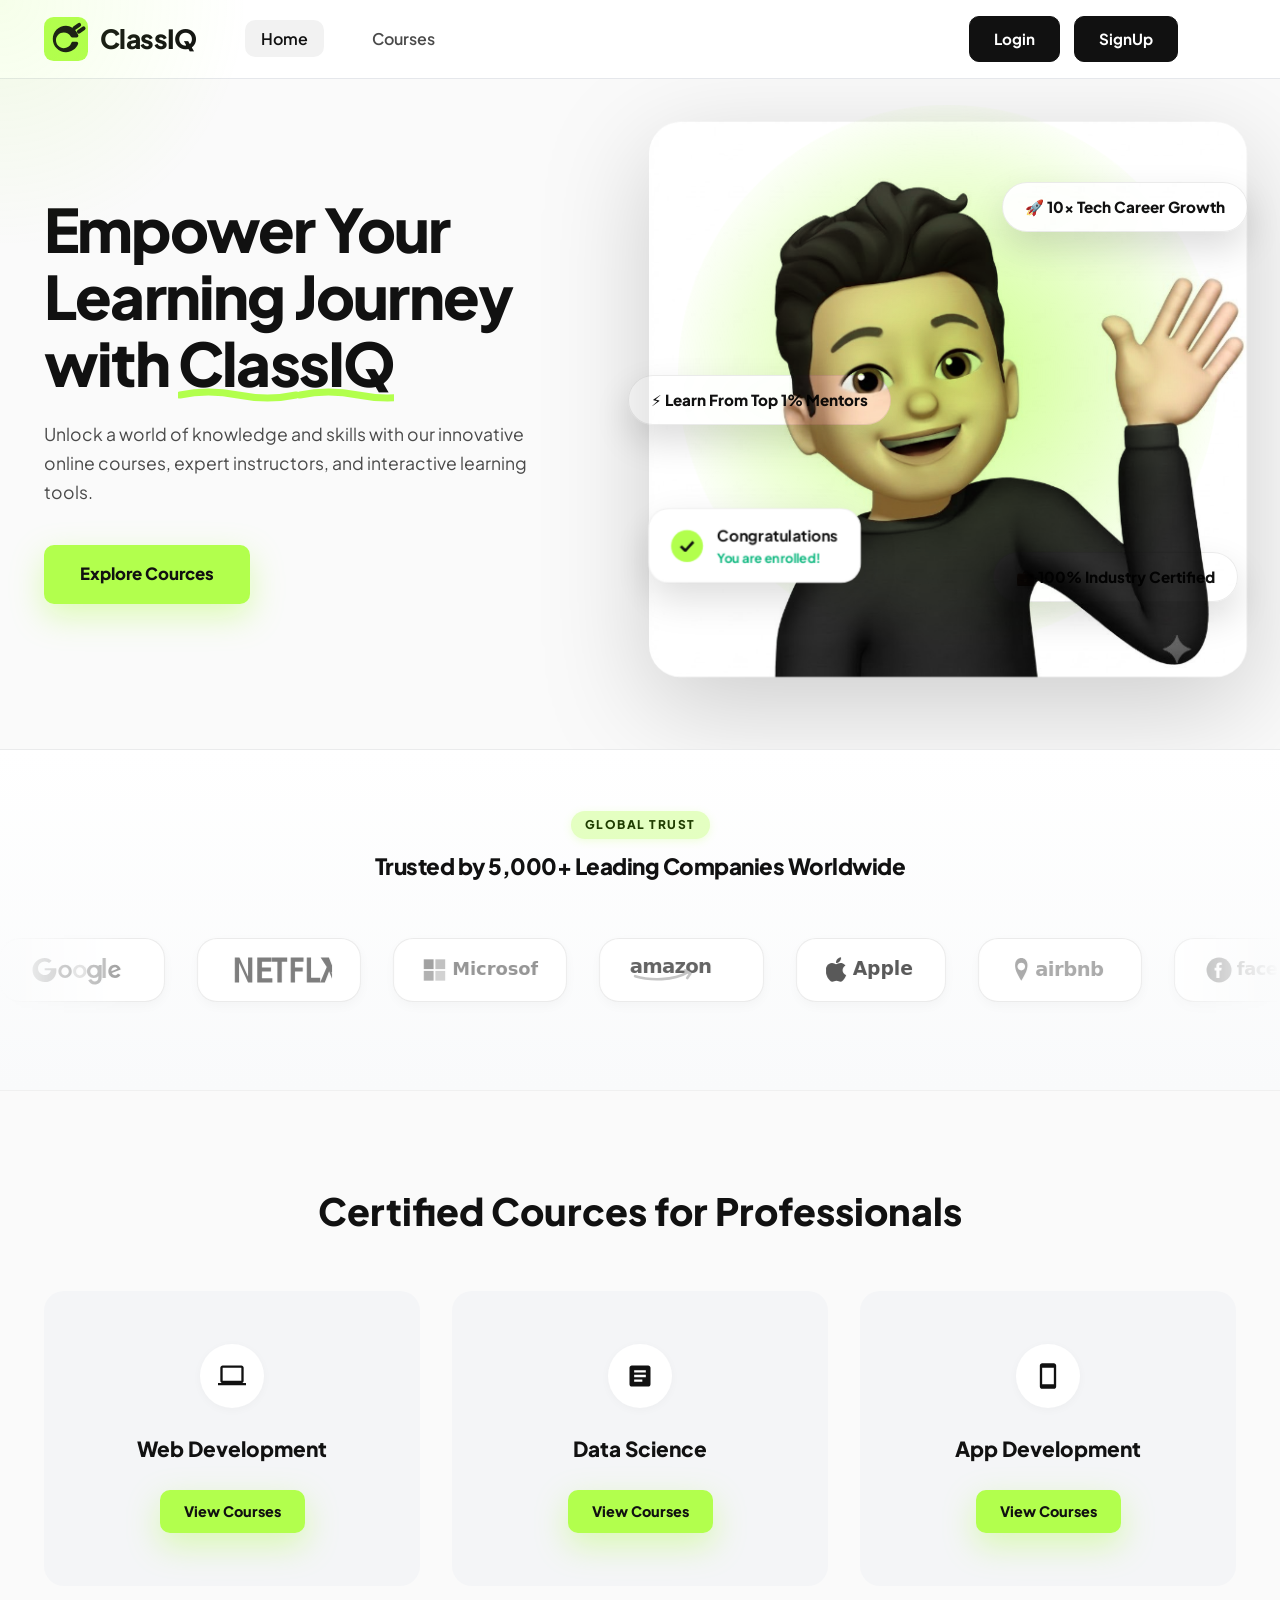
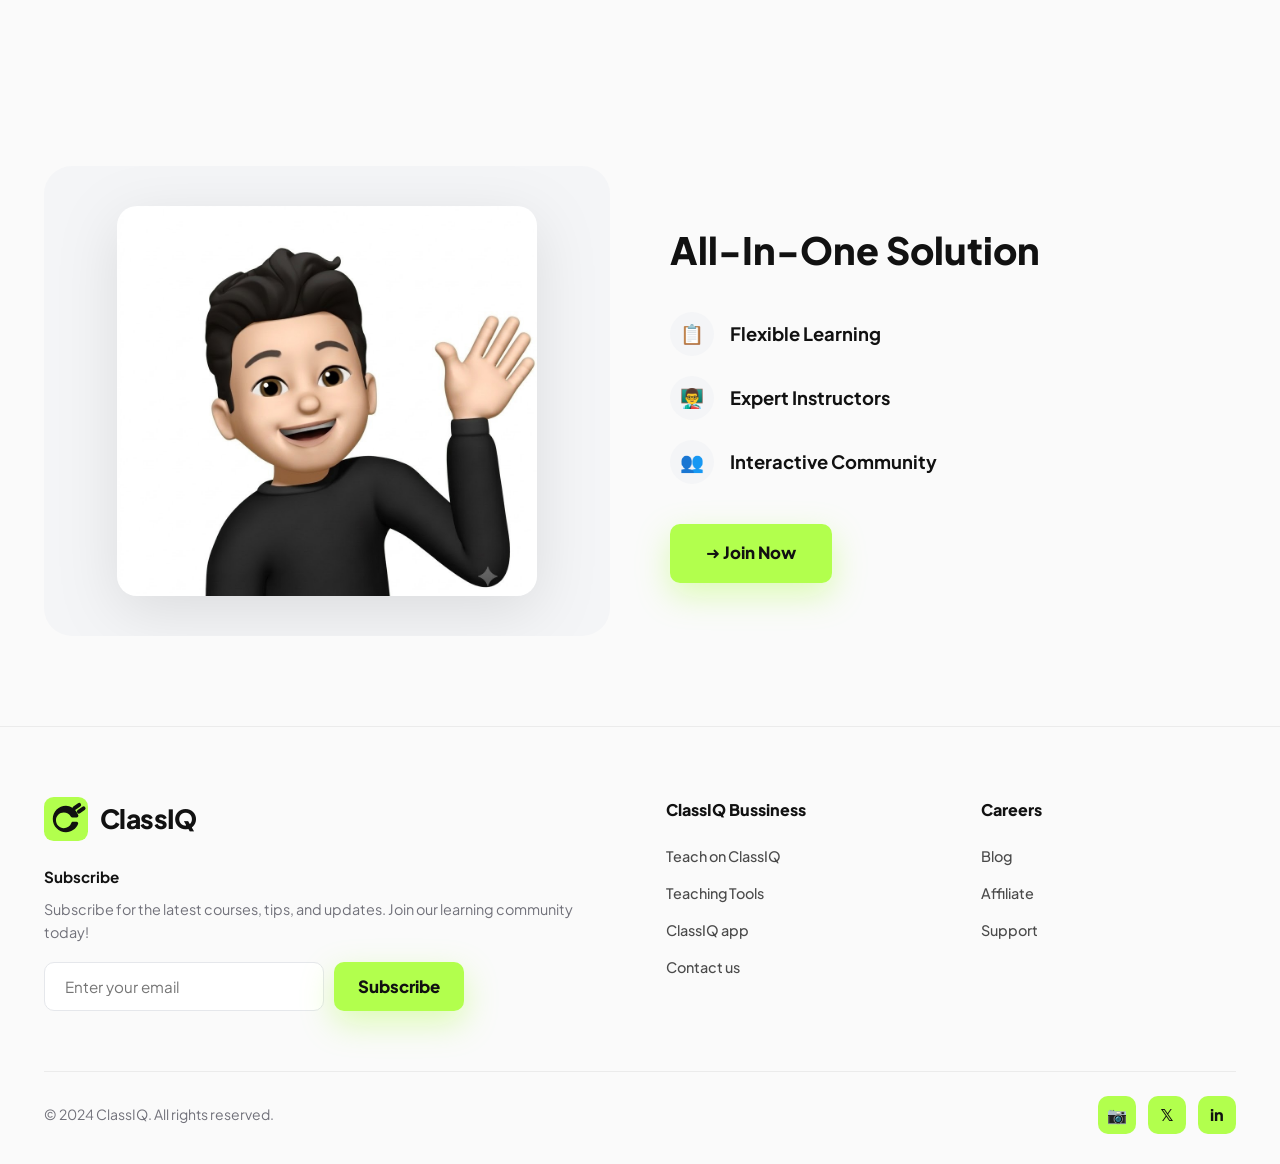
<file: index.html>
<!DOCTYPE html>
<html lang="en">
<head>
  <meta charset="UTF-8">
  <meta name="viewport" content="width=device-width, initial-scale=1.0">
  <title>ClassIQ - Empower Your Learning Journey</title>
  <meta name="description" content="Unlock a world of knowledge and skills with ClassIQ's innovative online courses, expert instructors, and interactive learning tools.">
  
  <!-- CSS Stylesheets -->
  <link rel="stylesheet" href="css/style.css">
  <link rel="stylesheet" href="css/components.css">
  <link rel="stylesheet" href="css/responsive.css">

  <!-- Header Web Component -->
  <script src="js/header.js"></script>

  <style>
    /* Dashboard Specific & SPA Utility Styles */
    .dashboard-banner {
      background: linear-gradient(135deg, #F4F5F7 0%, #E8EBF0 100%);
      border-radius: var(--radius-lg);
      padding: 40px 60px;
      margin: 40px 0 60px 0;
      display: flex;
      align-items: center;
      justify-content: space-between;
      box-shadow: var(--shadow-sm);
      overflow: hidden;
      position: relative;
    }

    .dashboard-banner-title {
      font-size: 2.75rem;
      font-weight: 800;
      color: var(--text-dark);
      line-height: 1.2;
    }

    .dashboard-avatar-img {
      max-width: 320px;
      height: auto;
      mix-blend-mode: multiply;
      filter: drop-shadow(0 15px 30px rgba(0,0,0,0.12));
    }

    .filter-bar-container {
      display: flex;
      align-items: center;
      justify-content: space-between;
      gap: 20px;
      margin-bottom: 40px;
      flex-wrap: wrap;
    }

    .filter-pills {
      display: flex;
      align-items: center;
      gap: 12px;
      flex-wrap: wrap;
    }

    .filter-pill {
      background: var(--card-bg);
      color: var(--text-dark);
      font-weight: 700;
      font-size: 0.9rem;
      padding: 10px 22px;
      border-radius: var(--radius-pill);
      cursor: pointer;
      transition: all var(--transition-fast);
    }

    .filter-pill:hover, .filter-pill.active {
      background-color: var(--primary-lime);
      box-shadow: var(--shadow-lime);
      transform: translateY(-2px);
    }

    .courses-grid-container {
      display: grid;
      grid-template-columns: repeat(3, 1fr);
      gap: 32px;
      margin-bottom: 80px;
    }

    .course-card {
      background-color: var(--card-bg);
      border-radius: var(--radius-md);
      overflow: hidden;
      border: 1px solid var(--card-border);
      transition: all var(--transition-normal);
      display: flex;
      flex-direction: column;
    }

    .course-card:hover {
      background-color: var(--white);
      box-shadow: var(--shadow-md);
      transform: translateY(-6px);
    }

    .course-thumb-wrapper {
      position: relative;
      background: #EBF0F5;
      padding: 0;
      display: block;
      width: 100%;
      height: 220px;
      overflow: hidden;
    }

    .course-thumb-img {
      width: 100% !important;
      height: 100% !important;
      max-width: none !important;
      max-height: none !important;
      object-fit: cover !important;
      object-position: center;
      display: block;
      transition: transform var(--transition-normal);
    }

    .course-card:hover .course-thumb-img {
      transform: scale(1.05);
    }

    .course-badge {
      position: absolute;
      top: 14px;
      right: 14px;
      background-color: var(--dark-bg);
      color: var(--white);
      font-size: 0.75rem;
      font-weight: 800;
      padding: 4px 12px;
      border-radius: var(--radius-pill);
    }

    .course-body {
      padding: 24px;
      display: flex;
      flex-direction: column;
      flex-grow: 1;
    }

    .course-category-tag {
      font-size: 0.8rem;
      font-weight: 700;
      color: #6366F1;
      text-transform: uppercase;
      letter-spacing: 0.5px;
      margin-bottom: 8px;
    }

    .course-card-title {
      font-size: 1.15rem;
      font-weight: 800;
      color: var(--text-dark);
      margin-bottom: 10px;
      line-height: 1.3;
    }

    .course-desc {
      font-size: 0.9rem;
      color: var(--text-medium);
      margin-bottom: 20px;
      flex-grow: 1;
    }

    .course-meta-row {
      display: flex;
      align-items: center;
      justify-content: space-between;
      font-size: 0.85rem;
      font-weight: 700;
      color: var(--text-dark);
      margin-bottom: 20px;
      padding-top: 14px;
      border-top: 1px solid rgba(0,0,0,0.06);
    }

    .btn-enroll-now {
      width: 100%;
      background-color: var(--primary-lime);
      color: var(--text-dark);
      font-weight: 800;
      font-size: 0.95rem;
      padding: 12px;
      border-radius: var(--radius-sm);
      transition: all var(--transition-fast);
      box-shadow: var(--shadow-lime);
    }

    .btn-enroll-now:hover {
      background-color: var(--primary-lime-hover);
      transform: translateY(-2px);
    }
  </style>
</head>
<body>

  <!-- ================= REUSABLE NAVIGATION HEADER ================= -->
  <app-header></app-header>

  <!-- Mobile Menu Backdrop Overlay -->
  <div class="nav-overlay" id="nav-overlay"></div>

  <!-- ================= VIEW 1: HOME LANDING PAGE ================= -->
  <div id="view-home" class="page-view active-view">
    <!-- HERO SECTION -->
    <section class="hero-section">
      <div class="container hero-grid">
        <!-- Left Content -->
        <div class="hero-content reveal-on-scroll">
          <h1 class="hero-title">
            Empower Your <br>
            Learning Journey <br>
            with <span class="highlight-wrapper">ClassIQ<span class="wavy-underline"></span></span>
          </h1>
          <p class="hero-subtitle">
            Unlock a world of knowledge and skills with our innovative online courses, expert instructors, and interactive learning tools.
          </p>
          <a href="#courses" class="btn-lime" data-view-target="courses">Explore Cources</a>
        </div>

        <!-- Right 3D Visual -->
        <div class="hero-visual-container reveal-on-scroll reveal-delay-2">
          <div class="hero-3d-card" id="hero-3d-avatar">
            <div class="hero-avatar-glow-bg"></div>
            <img src="assets/images/hero_avatar.jpg" alt="3D Waving Character ClassIQ" class="hero-avatar-img">
            
            <div class="marketing-badge-3d marketing-badge-1">🚀 10x Tech Career Growth</div>
            <div class="marketing-badge-3d marketing-badge-2">⚡ Learn From Top 1% Mentors</div>
            <div class="marketing-badge-3d marketing-badge-3">💼 100% Industry Certified</div>

            <div class="badge-enrolled">
              <div class="badge-enrolled-icon">✓</div>
              <div>
                <div class="badge-enrolled-title">Congratulations</div>
                <div class="badge-enrolled-sub">You are enrolled!</div>
              </div>
            </div>
          </div>
        </div>
      </div>
    </section>

    <!-- CORPORATE PARTNERS BAR -->
    <section class="partners-section reveal-on-scroll">
      <div class="container">
        <div class="partners-header">
          <span class="partners-badge">GLOBAL TRUST</span>
          <h2 class="partners-title">Trusted by 5,000+ Leading Companies Worldwide</h2>
        </div>
      </div>

      <div class="partners-ticker-wrapper">
        <div class="partners-ticker-track">
          <div class="partner-item"><img src="assets/icons/google-logo.svg" alt="Google" class="partner-logo"></div>
          <div class="partner-item"><img src="assets/icons/netflix-logo.svg" alt="Netflix" class="partner-logo"></div>
          <div class="partner-item"><img src="assets/icons/microsoft-logo.svg" alt="Microsoft" class="partner-logo"></div>
          <div class="partner-item"><img src="assets/icons/amazon-logo.svg" alt="Amazon" class="partner-logo"></div>
          <div class="partner-item"><img src="assets/icons/apple-logo.svg" alt="Apple" class="partner-logo"></div>
          <div class="partner-item"><img src="assets/icons/airbnb-logo.svg" alt="Airbnb" class="partner-logo"></div>
          <div class="partner-item"><img src="assets/icons/facebook-logo.svg" alt="Facebook" class="partner-logo"></div>
          <div class="partner-item"><img src="assets/icons/spotify-logo.svg" alt="Spotify" class="partner-logo"></div>
          <div class="partner-item"><img src="assets/icons/slack-logo.svg" alt="Slack" class="partner-logo"></div>
          <div class="partner-item"><img src="assets/icons/linkedin-logo.svg" alt="LinkedIn" class="partner-logo"></div>

          <!-- Duplicate Set for Marquee -->
          <div class="partner-item"><img src="assets/icons/google-logo.svg" alt="Google" class="partner-logo"></div>
          <div class="partner-item"><img src="assets/icons/netflix-logo.svg" alt="Netflix" class="partner-logo"></div>
          <div class="partner-item"><img src="assets/icons/microsoft-logo.svg" alt="Microsoft" class="partner-logo"></div>
          <div class="partner-item"><img src="assets/icons/amazon-logo.svg" alt="Amazon" class="partner-logo"></div>
          <div class="partner-item"><img src="assets/icons/apple-logo.svg" alt="Apple" class="partner-logo"></div>
          <div class="partner-item"><img src="assets/icons/airbnb-logo.svg" alt="Airbnb" class="partner-logo"></div>
          <div class="partner-item"><img src="assets/icons/facebook-logo.svg" alt="Facebook" class="partner-logo"></div>
          <div class="partner-item"><img src="assets/icons/spotify-logo.svg" alt="Spotify" class="partner-logo"></div>
          <div class="partner-item"><img src="assets/icons/slack-logo.svg" alt="Slack" class="partner-logo"></div>
          <div class="partner-item"><img src="assets/icons/linkedin-logo.svg" alt="LinkedIn" class="partner-logo"></div>
        </div>
      </div>
    </section>

    <!-- CERTIFIED COURSES SECTION -->
    <section class="features-section">
      <div class="container">
        <h2 class="section-title reveal-on-scroll">Certified Cources for <span>Professionals</span></h2>
        
        <div class="features-grid">
          <div class="feature-card reveal-on-scroll reveal-delay-1">
            <div class="feature-icon-wrapper">
              <svg viewBox="0 0 24 24"><path d="M20 18c1.1 0 1.99-.9 1.99-2L22 5c0-1.1-.9-2-2-2H4c-1.1 0-2 .9-2 2v11c0 1.1.9 2 2 2H0v2h24v-2h-4zM4 5h16v11H4V5z"/></svg>
            </div>
            <h3 class="feature-card-title">Web Development</h3>
            <a href="#courses" data-view-target="courses" data-category="web-dev" class="btn-lime filter-shortcut-btn" style="padding: 10px 24px; font-size: 0.9rem;">View Courses</a>
          </div>

          <div class="feature-card reveal-on-scroll reveal-delay-2">
            <div class="feature-icon-wrapper">
              <svg viewBox="0 0 24 24"><path d="M19 3H5c-1.1 0-2 .9-2 2v14c0 1.1.9 2 2 2h14c1.1 0 2-.9 2-2V5c0-1.1-.9-2-2-2zm-5 14H7v-2h7v2zm3-4H7v-2h10v2zm0-4H7V7h10v2z"/></svg>
            </div>
            <h3 class="feature-card-title">Data Science</h3>
            <a href="#courses" data-view-target="courses" data-category="data-science" class="btn-lime filter-shortcut-btn" style="padding: 10px 24px; font-size: 0.9rem;">View Courses</a>
          </div>

          <div class="feature-card reveal-on-scroll reveal-delay-3">
            <div class="feature-icon-wrapper">
              <svg viewBox="0 0 24 24"><path d="M17 1.01L7 1c-1.1 0-2 .9-2 2v18c0 1.1.9 2 2 2h10c1.1 0 2-.9 2-2V3c0-1.1-.9-1.99-2-1.99zM17 19H7V5h10v14z"/></svg>
            </div>
            <h3 class="feature-card-title">App Development</h3>
            <a href="#courses" data-view-target="courses" data-category="app-dev" class="btn-lime filter-shortcut-btn" style="padding: 10px 24px; font-size: 0.9rem;">View Courses</a>
          </div>
        </div>
      </div>
    </section>

    <!-- ALL-IN-ONE SOLUTION SECTION -->
    <section class="solution-section">
      <div class="container solution-grid">
        <div class="solution-card-wrapper reveal-on-scroll">
          <div class="hero-3d-card">
            <img src="assets/images/hero_avatar.jpg" alt="All In One Solution ClassIQ" class="solution-avatar-img">
          </div>
        </div>

        <div class="solution-content reveal-on-scroll reveal-delay-2">
          <h2 class="section-title" style="text-align: left; margin-bottom: 24px;">All-In-One Solution</h2>
          
          <ul class="solution-list">
            <li class="solution-item">
              <div class="solution-icon-box">📋</div>
              Flexible Learning
            </li>
            <li class="solution-item">
              <div class="solution-icon-box">👨‍🏫</div>
              Expert Instructors
            </li>
            <li class="solution-item">
              <div class="solution-icon-box">👥</div>
              Interactive Community
            </li>
          </ul>

          <a href="#courses" class="btn-lime" data-view-target="courses">➜ Join Now</a>
        </div>
      </div>
    </section>
  </div>

  <!-- ================= VIEW 2: COURSES DASHBOARD PAGE ================= -->
  <div id="view-courses" class="page-view">
    <main class="container">
      <!-- DASHBOARD HERO BANNER -->
      <section class="dashboard-banner">
        <div>
          <h1 class="dashboard-banner-title">
            Enroll in <br>
            Your Fav Courses
          </h1>
        </div>
        <div>
          <img src="assets/images/laptop_avatar.jpg" alt="Laptop 3D Character ClassIQ" class="dashboard-avatar-img">
        </div>
      </section>

      <!-- COURSES FILTER & SEARCH BAR -->
      <section>
        <div style="display: flex; align-items: center; justify-content: space-between; margin-bottom: 24px; flex-wrap: wrap; gap: 16px;">
          <h2 style="font-size: 1.75rem; font-weight: 800; color: #111;">All Courses ➔</h2>
          
          <input type="text" id="course-search-input" placeholder="🔍 Search courses..." class="input-field" style="max-width: 280px;">
        </div>

        <div class="filter-bar-container">
          <div class="filter-pills">
            <button class="filter-pill active" data-category="all">All</button>
            <button class="filter-pill" data-category="web-dev">Web Development</button>
            <button class="filter-pill" data-category="data-science">Data Science</button>
            <button class="filter-pill" data-category="app-dev">App Development</button>
            <button class="filter-pill" data-category="ui-ux">UI/UX Design</button>
          </div>
        </div>

        <!-- Course Grid Container -->
        <div class="courses-grid-container" id="courses-grid">
          <!-- Dynamic JS Insertion -->
        </div>
      </section>
    </main>
  </div>

  <!-- ================= VIEW 3: FULL-PAGE LOGIN VIEW ================= -->
  <div id="view-login" class="page-view">
    <main class="container">
      <section class="auth-page-section">
        <div class="auth-page-grid">
          <!-- Left Visual -->
          <div class="auth-brand-side">
            <span class="auth-brand-badge">WELCOME BACK</span>
            <h1 class="auth-brand-title">Accelerate Your Skills with ClassIQ</h1>
            <p class="auth-brand-sub">Access top tech courses, interactive mentor support, and industry-recognized certifications.</p>
            <img src="assets/images/hero_avatar.jpg" alt="ClassIQ Character" class="auth-brand-img">
          </div>

          <!-- Right Card -->
          <div class="auth-page-card">
            <h2 class="modal-title" style="margin-bottom: 8px;">Login</h2>
            <p style="color: var(--text-muted); font-size: 0.95rem; margin-bottom: 28px;">Enter your credentials to access your account.</p>
            
            <form class="auth-form" id="login-form-page">
              <div>
                <label style="display: block; text-align: left; font-weight: 700; font-size: 0.85rem; margin-bottom: 6px; color: var(--text-dark);">Email Address</label>
                <input type="email" id="page-login-email" placeholder="Enter Your Email" class="auth-input" required autocomplete="email">
              </div>

              <div>
                <label style="display: block; text-align: left; font-weight: 700; font-size: 0.85rem; margin-bottom: 6px; color: var(--text-dark);">Password</label>
                <input type="password" id="page-login-password" placeholder="Enter Your Password" class="auth-input" required autocomplete="current-password">
              </div>

              <button type="submit" class="auth-submit-btn" id="login-submit-btn" style="margin-top: 12px;">Login ➔</button>
            </form>

            <div class="auth-switch-text" style="margin-top: 24px;">
              Don’t have an account? <a href="#signup" data-view-target="signup" class="auth-switch-link">SignUp</a>
            </div>
          </div>
        </div>
      </section>
    </main>
  </div>

  <!-- ================= VIEW 4: FULL-PAGE SIGNUP VIEW ================= -->
  <div id="view-signup" class="page-view">
    <main class="container">
      <section class="auth-page-section">
        <div class="auth-page-grid">
          <!-- Left Visual -->
          <div class="auth-brand-side">
            <span class="auth-brand-badge">START LEARNING TODAY</span>
            <h1 class="auth-brand-title">Join 50,000+ Students Worldwide</h1>
            <p class="auth-brand-sub">Master high-demand tech skills with hands-on projects, real-world portfolios, and 1-on-1 mentorship.</p>
            <img src="assets/images/laptop_avatar.jpg" alt="ClassIQ Laptop Character" class="auth-brand-img">
          </div>

          <!-- Right Card -->
          <div class="auth-page-card">
            <h2 class="modal-title" style="margin-bottom: 8px;">SignUp</h2>
            <p style="color: var(--text-muted); font-size: 0.95rem; margin-bottom: 28px;">Create your account in less than 30 seconds.</p>
            
            <form class="auth-form" id="signup-form-page">
              <div>
                <label style="display: block; text-align: left; font-weight: 700; font-size: 0.85rem; margin-bottom: 6px; color: var(--text-dark);">Email Address</label>
                <input type="email" id="page-signup-email" placeholder="Enter Your Email" class="auth-input" required autocomplete="email">
              </div>

              <div>
                <label style="display: block; text-align: left; font-weight: 700; font-size: 0.85rem; margin-bottom: 6px; color: var(--text-dark);">Full Name</label>
                <input type="text" id="page-signup-fullname" placeholder="Enter Your Fullname" class="auth-input" required autocomplete="name">
              </div>

              <div>
                <label style="display: block; text-align: left; font-weight: 700; font-size: 0.85rem; margin-bottom: 6px; color: var(--text-dark);">Password</label>
                <input type="password" id="page-signup-password" placeholder="Enter Your Password" class="auth-input" required autocomplete="new-password">
              </div>

              <button type="submit" class="auth-submit-btn" id="signup-submit-btn" style="margin-top: 12px;">SignUp ➔</button>
            </form>

            <div class="auth-switch-text" style="margin-top: 24px;">
              Already have an account? <a href="#login" data-view-target="login" class="auth-switch-link">Login</a>
            </div>
          </div>
        </div>
      </section>
    </main>
  </div>

  <!-- ================= SHARED FOOTER ================= -->
  <footer class="site-footer">
    <div class="container">
      <div class="footer-top">
        <div>
          <a href="#home" data-view-target="home" class="brand-logo" style="margin-bottom: 16px;">
            <img src="assets/icons/classiq-logo.svg" alt="ClassIQ Logo">
            ClassIQ
          </a>
          <div class="footer-newsletter-title">Subscribe</div>
          <p class="footer-newsletter-desc">Subscribe for the latest courses, tips, and updates. Join our learning community today!</p>

          <form class="newsletter-form">
            <input type="email" placeholder="Enter your email" class="input-field" required>
            <button type="submit" class="btn-lime" style="padding: 12px 24px;">Subscribe</button>
          </form>
        </div>

        <div class="footer-links-column">
          <div class="footer-column-title">ClassIQ Bussiness</div>
          <a href="#" class="footer-link">Teach on ClassIQ</a>
          <a href="#" class="footer-link">Teaching Tools</a>
          <a href="#" class="footer-link">ClassIQ app</a>
          <a href="#" class="footer-link">Contact us</a>
        </div>

        <div class="footer-links-column">
          <div class="footer-column-title">Careers</div>
          <a href="#" class="footer-link">Blog</a>
          <a href="#" class="footer-link">Affiliate</a>
          <a href="#" class="footer-link">Support</a>
        </div>
      </div>

      <div class="footer-bottom">
        <div>© 2024 ClassIQ. All rights reserved.</div>
        <div class="social-icons">
          <a href="#" class="social-icon-btn" aria-label="Instagram">📷</a>
          <a href="#" class="social-icon-btn" aria-label="Twitter">𝕏</a>
          <a href="#" class="social-icon-btn" aria-label="LinkedIn">in</a>
        </div>
      </div>
    </div>
  </footer>

  <!-- JavaScript Modules -->
  <script src="analytics/analytics.js"></script>
  <script src="js/hero-3d.js"></script>
  <script src="js/main.js"></script>
  <script src="js/auth.js"></script>
  <script src="js/courses.js"></script>
</body>
</html>
</file>
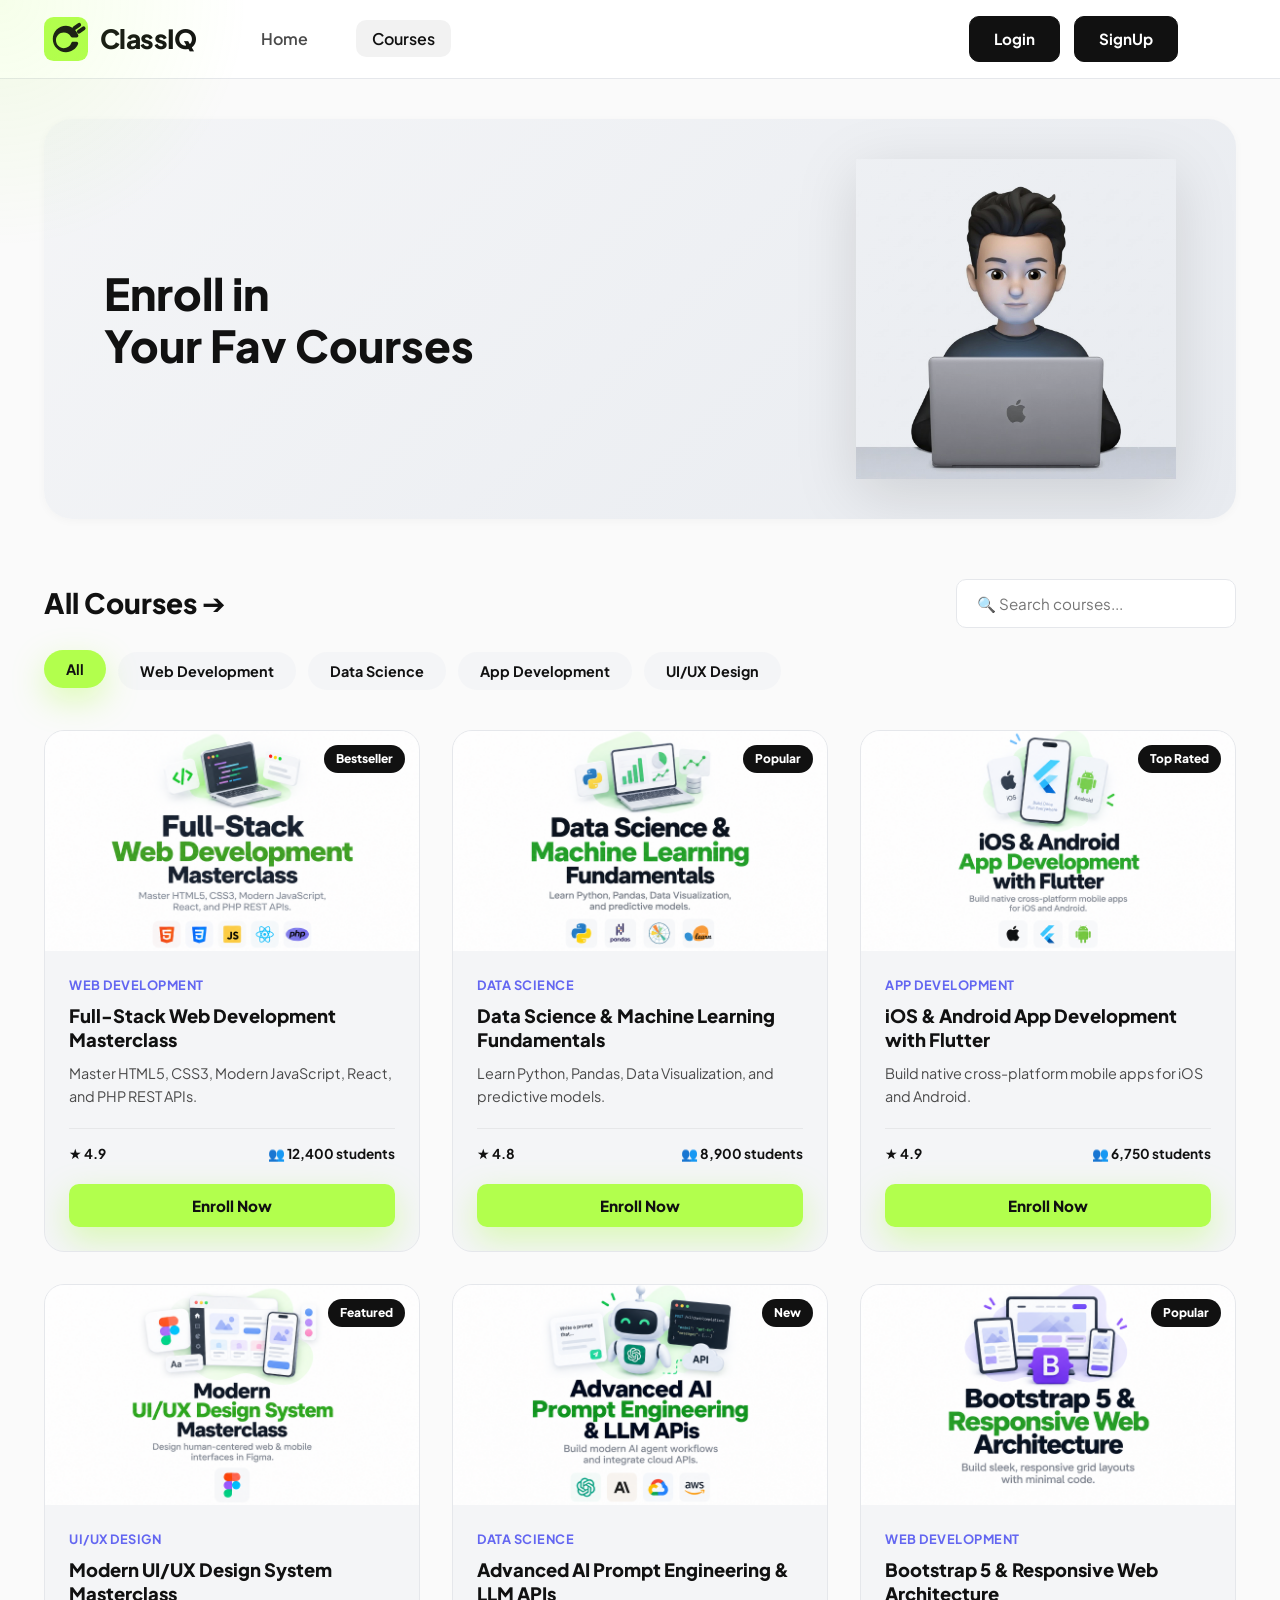
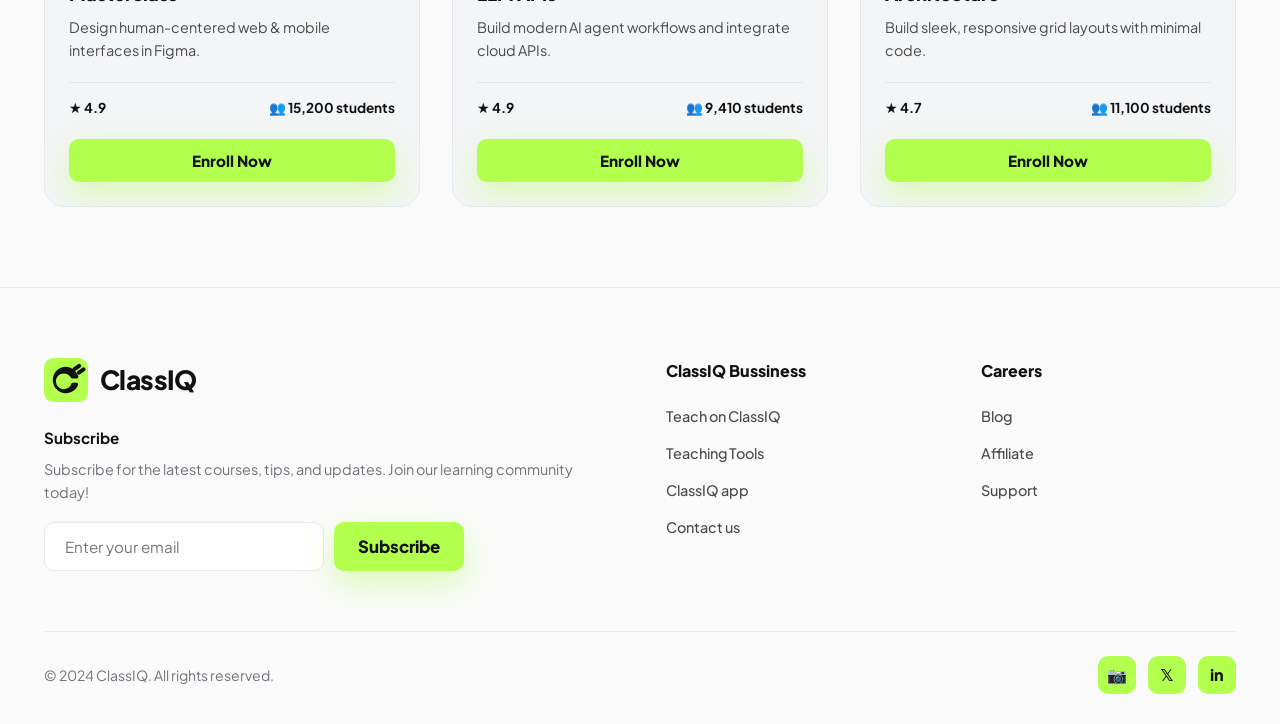
<file: courses.html>
<!DOCTYPE html>
<html lang="en">
<head>
  <meta charset="UTF-8">
  <meta name="viewport" content="width=device-width, initial-scale=1.0">
  <title>ClassIQ - Courses Dashboard</title>
  <meta http-equiv="refresh" content="0; url=index.html#courses">
  <script>
    window.location.replace('index.html#courses');
  </script>
</head>
<body style="font-family: system-ui, -apple-system, sans-serif; display: flex; align-items: center; justify-content: center; min-height: 100vh; margin: 0; background: #FAFAFA; color: #111;">
  <p>Redirecting to <a href="index.html#courses" style="color: #111; font-weight: 700;">ClassIQ Courses</a>...</p>
</body>
</html>
</file>
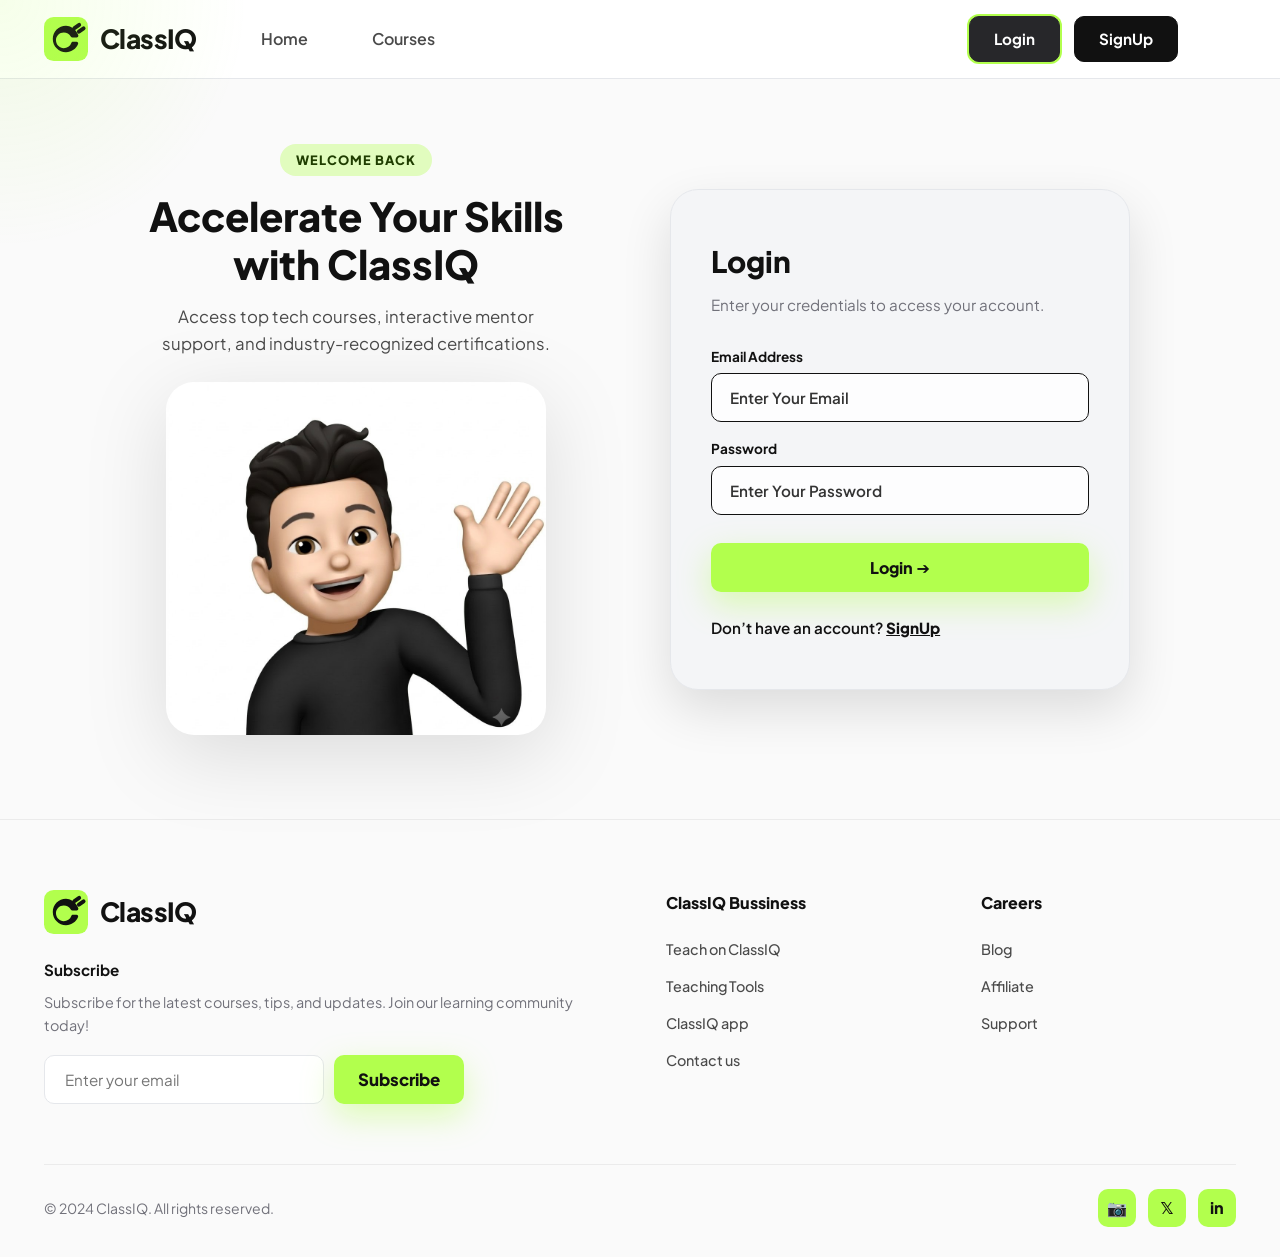
<file: login.html>
<!DOCTYPE html>
<html lang="en">
<head>
  <meta charset="UTF-8">
  <meta name="viewport" content="width=device-width, initial-scale=1.0">
  <title>ClassIQ - Login</title>
  <meta http-equiv="refresh" content="0; url=index.html#login">
  <script>
    window.location.replace('index.html#login');
  </script>
</head>
<body style="font-family: system-ui, -apple-system, sans-serif; display: flex; align-items: center; justify-content: center; min-height: 100vh; margin: 0; background: #FAFAFA; color: #111;">
  <p>Redirecting to <a href="index.html#login" style="color: #111; font-weight: 700;">ClassIQ Login</a>...</p>
</body>
</html>
</file>
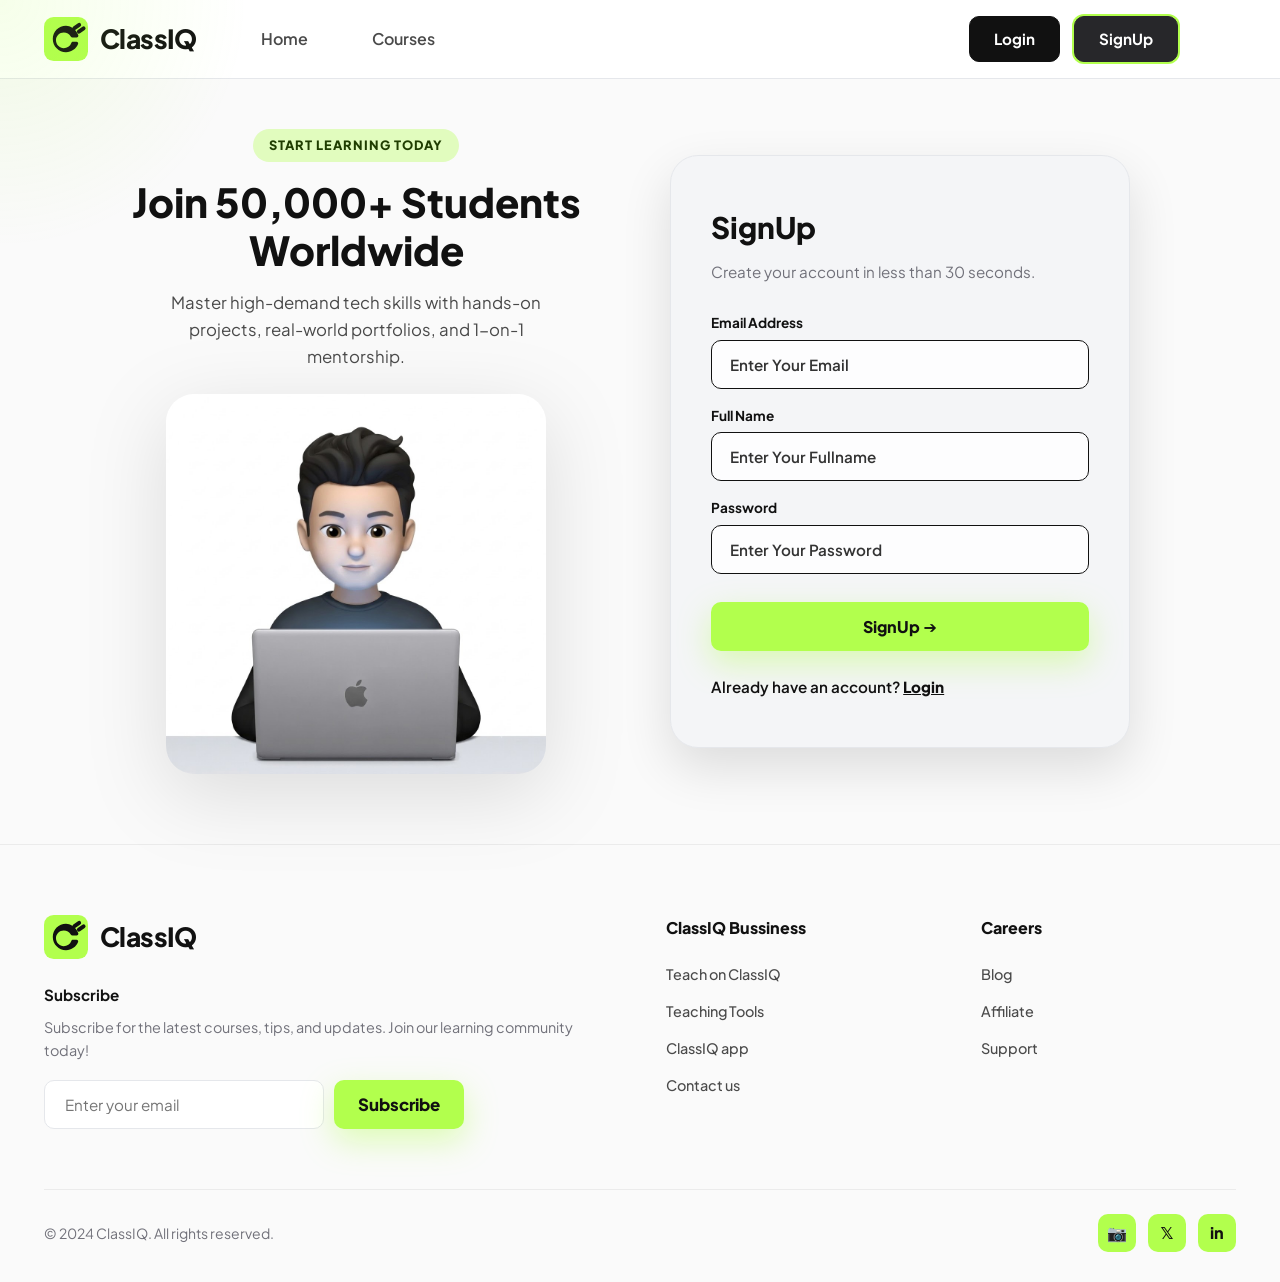
<file: signup.html>
<!DOCTYPE html>
<html lang="en">
<head>
  <meta charset="UTF-8">
  <meta name="viewport" content="width=device-width, initial-scale=1.0">
  <title>ClassIQ - SignUp</title>
  <meta http-equiv="refresh" content="0; url=index.html#signup">
  <script>
    window.location.replace('index.html#signup');
  </script>
</head>
<body style="font-family: system-ui, -apple-system, sans-serif; display: flex; align-items: center; justify-content: center; min-height: 100vh; margin: 0; background: #FAFAFA; color: #111;">
  <p>Redirecting to <a href="index.html#signup" style="color: #111; font-weight: 700;">ClassIQ SignUp</a>...</p>
</body>
</html>
</file>
<file: css/style.css>
/* ==========================================================================
   ClassIQ Design System & Creative Global Styles
   Matching Figma Specs with Modern 3D Parallax & Scroll Animations
   ========================================================================== */

@import url('https://fonts.googleapis.com/css2?family=Plus+Jakarta+Sans:wght@400;500;600;700;800;900&family=Outfit:wght@400;500;600;700;800&display=swap');

:root {
  /* Color Palette matching Figma Design */
  --primary-lime: #B2FF4D;
  --primary-lime-hover: #9EEA36;
  --primary-lime-glow: rgba(178, 255, 77, 0.45);
  
  --dark-bg: #111111;
  --dark-surface: #1A1A1A;
  --text-dark: #111111;
  --text-medium: #4A4A4A;
  --text-muted: #71717A;

  --card-bg: #F4F5F7;
  --card-bg-hover: #FFFFFF;
  --card-border: #E5E7EB;

  --white: #FFFFFF;
  --black: #000000;

  --modal-overlay: rgba(0, 0, 0, 0.6);
  
  /* Typography */
  --font-family: 'Plus Jakarta Sans', 'Outfit', system-ui, -apple-system, sans-serif;

  /* Elevation Shadows */
  --shadow-sm: 0 2px 10px rgba(0, 0, 0, 0.03);
  --shadow-md: 0 10px 30px rgba(0, 0, 0, 0.07);
  --shadow-lg: 0 20px 50px rgba(0, 0, 0, 0.12);
  --shadow-lime: 0 12px 32px rgba(178, 255, 77, 0.4);

  /* Border Radii */
  --radius-sm: 10px;
  --radius-md: 20px;
  --radius-lg: 28px;
  --radius-pill: 9999px;

  /* Transitions */
  --transition-fast: 0.2s cubic-bezier(0.4, 0, 0.2, 1);
  --transition-normal: 0.35s cubic-bezier(0.16, 1, 0.3, 1);
  --transition-bounce: 0.5s cubic-bezier(0.34, 1.56, 0.64, 1);
}

/* Reset & Box Sizing */
*, *::before, *::after {
  box-sizing: border-box;
  margin: 0;
  padding: 0;
  -webkit-tap-highlight-color: transparent;
}

html {
  font-size: 16px;
  scroll-behavior: smooth;
  -webkit-text-size-adjust: 100%;
}

body {
  font-family: var(--font-family);
  background-color: #FAFAFA;
  color: var(--text-dark);
  line-height: 1.6;
  overflow-x: hidden;
  -webkit-font-smoothing: antialiased;
  position: relative;
}

/* Cursor Light Glow Effect (Desktop Only) */
.cursor-light-glow {
  position: fixed;
  top: 0;
  left: 0;
  width: 500px;
  height: 500px;
  border-radius: 50%;
  background: radial-gradient(circle, rgba(178, 255, 77, 0.15) 0%, rgba(255, 255, 255, 0) 70%);
  pointer-events: none;
  z-index: 9999;
  transform: translate(-50%, -50%);
  transition: transform 0.15s ease-out, opacity 0.3s ease;
  opacity: 0.8;
}

@media (hover: none) or (pointer: coarse) {
  .cursor-light-glow {
    display: none !important;
  }
}

a {
  color: inherit;
  text-decoration: none;
  transition: all var(--transition-fast);
}

button, input {
  font-family: inherit;
  outline: none;
  border: none;
}

button {
  cursor: pointer;
  user-select: none;
  touch-action: manipulation;
}

button:active, .btn-lime:active, .btn-dark:active, .filter-pill:active, .social-icon-btn:active {
  transform: scale(0.97) !important;
}

img, svg {
  display: block;
  max-width: 100%;
}

/* Container */
.container {
  width: 100%;
  max-width: 1240px;
  margin: 0 auto;
  padding: 0 24px;
}

@media screen and (max-width: 576px) {
  .container {
    padding: 0 16px;
  }
}

/* Scroll Animation Utilities */
.reveal-on-scroll {
  opacity: 0;
  transform: translateY(40px);
  transition: opacity 0.8s cubic-bezier(0.16, 1, 0.3, 1), transform 0.8s cubic-bezier(0.16, 1, 0.3, 1);
}

.reveal-on-scroll.is-visible {
  opacity: 1;
  transform: translateY(0);
}

.reveal-delay-1 { transition-delay: 0.1s; }
.reveal-delay-2 { transition-delay: 0.2s; }
.reveal-delay-3 { transition-delay: 0.3s; }
</file>
<file: css/components.css>
/* ==========================================================================
   ClassIQ Components Stylesheet
   Hero Main Image Enlarged, Adjusted 3D Orbiting Badges, Fixed Navbar
   ========================================================================== */

/* --------------------------------------------------------------------------
   1. FIXED NAVIGATION HEADER (Matching Figma Page 2 Exactly)
   -------------------------------------------------------------------------- */
.navbar {
  position: sticky;
  top: 0;
  z-index: 1000;
  background: rgba(255, 255, 255, 0.95);
  backdrop-filter: blur(20px);
  -webkit-backdrop-filter: blur(20px);
  border-bottom: 1px solid #E5E7EB;
  padding: 16px 0;
  transition: all var(--transition-normal);
}

.navbar .container {
  display: flex;
  align-items: center;
  justify-content: space-between;
}

.nav-brand-group {
  display: flex;
  align-items: center;
  gap: 48px;
}

.brand-logo {
  display: flex;
  align-items: center;
  gap: 12px;
  font-weight: 800;
  font-size: 1.65rem;
  color: var(--text-dark);
  letter-spacing: -0.6px;
}

.brand-logo img, .brand-logo svg {
  width: 44px;
  height: 44px;
  transition: transform var(--transition-bounce);
}

.brand-logo:hover img, .brand-logo:hover svg {
  transform: rotate(-10deg) scale(1.1);
}

.nav-links {
  display: flex;
  align-items: center;
  gap: 32px;
  list-style: none;
}

.nav-link {
  font-weight: 600;
  font-size: 1rem;
  color: var(--text-medium);
  padding: 8px 16px;
  border-radius: var(--radius-sm);
  transition: all var(--transition-fast);
}

.nav-link:hover, .nav-link.active {
  color: var(--text-dark);
  background: rgba(0, 0, 0, 0.05);
}

.nav-actions {
  display: flex;
  align-items: center;
  gap: 14px;
}

.btn-dark {
  background-color: var(--dark-bg);
  color: var(--white);
  font-weight: 700;
  font-size: 0.95rem;
  padding: 10px 24px;
  border-radius: var(--radius-sm);
  transition: all var(--transition-fast);
  border: 1px solid var(--dark-bg);
}

.btn-dark:hover {
  background-color: #27272A;
  transform: translateY(-2px);
  box-shadow: 0 8px 20px rgba(0, 0, 0, 0.18);
}

.btn-dark.active {
  background-color: #27272A;
  border-color: #27272A;
  box-shadow: 0 0 0 2px var(--primary-lime);
}

.hamburger-menu {
  visibility: hidden;
  display: none;
  background: none;
  font-size: 1.6rem;
  color: var(--text-dark);
  width: 44px;
  height: 44px;
  border-radius: var(--radius-sm);
  display: flex;
  align-items: center;
  justify-content: center;
  transition: transform var(--transition-fast), background-color var(--transition-fast);
}

.hamburger-menu:active {
  background: rgba(0, 0, 0, 0.05);
}

/* Mobile Menu Backdrop Overlay */
.nav-overlay {
  position: fixed;
  inset: 0;
  background: rgba(0, 0, 0, 0.4);
  backdrop-filter: blur(4px);
  -webkit-backdrop-filter: blur(4px);
  z-index: 998;
  opacity: 0;
  pointer-events: none;
  transition: opacity var(--transition-normal);
}

.nav-overlay.active {
  opacity: 1;
  pointer-events: auto;
}

/* Mobile Nav Actions inside Mobile Drawer */
.mobile-nav-actions {
  display: none;
  flex-direction: column;
  gap: 12px;
  width: 100%;
  margin-top: 16px;
  padding-top: 20px;
  border-top: 1px solid var(--card-border);
}

.mobile-nav-actions .btn-dark {
  width: 100%;
  text-align: center;
  padding: 14px;
}

/* --------------------------------------------------------------------------
   2. HERO SECTION & ENLARGED 3D AVATAR
   -------------------------------------------------------------------------- */
.hero-section {
  position: relative;
  padding: 60px 0 90px 0;
  overflow: hidden;
}

.hero-grid {
  display: grid;
  grid-template-columns: 1fr 1fr;
  align-items: center;
  gap: 40px;
}

.hero-content {
  max-width: 580px;
}

.hero-title {
  font-size: 3.75rem;
  font-weight: 800;
  line-height: 1.12;
  color: var(--text-dark);
  letter-spacing: -1.8px;
  margin-bottom: 24px;
}

.highlight-wrapper {
  position: relative;
  display: inline-block;
  color: var(--text-dark);
}

.wavy-underline {
  position: absolute;
  bottom: -6px;
  left: 0;
  width: 100%;
  height: 14px;
  background: url("data:image/svg+xml,%3Csvg width='100%25' height='14' viewBox='0 0 120 14' fill='none' xmlns='http://www.w3.org/2000/svg'%3E%3Cpath d='M2 7 Q 30 1, 60 7 T 118 7' stroke='%23B2FF4D' stroke-width='7' stroke-linecap='round'/%3E%3C/svg%3E") repeat-x;
}

.hero-subtitle {
  font-size: 1.1rem;
  color: var(--text-medium);
  line-height: 1.65;
  margin-bottom: 38px;
  max-width: 520px;
}

.btn-lime {
  display: inline-flex;
  align-items: center;
  justify-content: center;
  gap: 10px;
  background-color: var(--primary-lime);
  color: var(--text-dark);
  font-weight: 800;
  font-size: 1.05rem;
  padding: 16px 36px;
  border-radius: var(--radius-sm);
  transition: all var(--transition-fast);
  box-shadow: var(--shadow-lime);
}

.btn-lime:hover {
  background-color: var(--primary-lime-hover);
  transform: translateY(-3px) scale(1.02);
  box-shadow: 0 16px 40px rgba(178, 255, 77, 0.55);
}

/* 3D Visual Container & Prominent Main Image */
.hero-visual-container {
  position: relative;
  display: flex;
  justify-content: center;
  align-items: center;
  perspective: 1200px;
  min-height: 520px;
}

.hero-3d-card {
  position: relative;
  width: 100%;
  max-width: 540px; /* ENLARGED MAIN IMAGE CONTAINER */
  transform-style: preserve-3d;
  transition: transform 0.1s ease-out;
  cursor: pointer;
  display: flex;
  justify-content: center;
}

/* Background Glowing Aura Circle */
.hero-avatar-glow-bg {
  position: absolute;
  top: 45%;
  left: 50%;
  width: 540px;
  height: 540px;
  transform: translate(-50%, -50%) translateZ(-30px);
  background: radial-gradient(circle, rgba(178, 255, 77, 0.65) 0%, rgba(178, 255, 77, 0.2) 55%, rgba(255, 255, 255, 0) 75%);
  border-radius: 50%;
  pointer-events: none;
}

/* Big Prominent Memoji Image */
.hero-avatar-img {
  width: 100%;
  max-width: 520px; /* PROMINENT LARGE AVATAR */
  height: auto;
  border-radius: var(--radius-lg);
  mix-blend-mode: multiply;
  filter: drop-shadow(0 25px 45px rgba(0,0,0,0.18));
  transform: translateZ(40px) scale(1.15);
  position: relative;
  z-index: 5;
}

/* Floating Figma Doodle Icons */
.doodle-arrow {
  position: absolute;
  top: 30%;
  left: -60px;
  width: 68px;
  height: 68px;
  z-index: 10;
  animation: floatSlow 5s ease-in-out infinite;
}

.doodle-sprout {
  position: absolute;
  top: 25%;
  left: 10px;
  width: 58px;
  height: 58px;
  z-index: 10;
  animation: floatSlow 4s ease-in-out infinite reverse;
}

@keyframes floatSlow {
  0%, 100% { transform: translateY(0px) rotate(0deg); }
  50% { transform: translateY(-12px) rotate(6deg); }
}

/* --------------------------------------------------------------------------
   3D ORBITING MARKETING BADGES (BEHIND & FRONT OF ENLARGED AVATAR)
   -------------------------------------------------------------------------- */
.marketing-badge-3d {
  position: absolute;
  padding: 12px 22px;
  background: rgba(255, 255, 255, 0.96);
  backdrop-filter: blur(12px);
  border: 1px solid rgba(0, 0, 0, 0.08);
  border-radius: var(--radius-pill);
  font-weight: 800;
  font-size: 0.95rem;
  color: var(--text-dark);
  box-shadow: 0 16px 36px rgba(0, 0, 0, 0.14);
  white-space: nowrap;
  pointer-events: none;
  animation: orbit3D 6.5s cubic-bezier(0.45, 0.05, 0.55, 0.95) infinite;
  transform-style: preserve-3d;
}

.marketing-badge-1 {
  top: 5%;
  right: -30px;
  animation-delay: 0s;
}

.marketing-badge-2 {
  top: 45%;
  left: -50px;
  animation-delay: -2.1s;
}

.marketing-badge-3 {
  bottom: 8%;
  right: -20px;
  animation-delay: -4.3s;
}

@keyframes orbit3D {
  0% {
    transform: translate3d(0, 0, -60px) scale(0.85);
    opacity: 0.6;
    z-index: 2; /* Behind Avatar */
    filter: blur(1px);
  }
  25% {
    transform: translate3d(35px, -15px, 0px) scale(0.95);
    opacity: 0.85;
    z-index: 4;
    filter: blur(0px);
  }
  50% {
    transform: translate3d(0, -35px, 100px) scale(1.15);
    opacity: 1;
    z-index: 10; /* In Front of Avatar */
    box-shadow: 0 24px 50px rgba(0, 0, 0, 0.22);
  }
  75% {
    transform: translate3d(-35px, -15px, 0px) scale(0.95);
    opacity: 0.85;
    z-index: 4;
    filter: blur(0px);
  }
  100% {
    transform: translate3d(0, 0, -60px) scale(0.85);
    opacity: 0.6;
    z-index: 2;
    filter: blur(1px);
  }
}

/* Floating Enrolled Badge matching Figma */
.badge-enrolled {
  position: absolute;
  bottom: 12%;
  left: -30px;
  transform: translateZ(80px);
  z-index: 15;
  background: var(--white);
  padding: 14px 22px;
  border-radius: var(--radius-md);
  box-shadow: 0 16px 40px rgba(0, 0, 0, 0.14);
  display: flex;
  align-items: center;
  gap: 14px;
  animation: floatBounce 4.5s ease-in-out infinite;
  border: 1px solid rgba(0,0,0,0.06);
}

.badge-enrolled-icon {
  width: 32px;
  height: 32px;
  background: var(--primary-lime);
  border-radius: 50%;
  display: flex;
  align-items: center;
  justify-content: center;
  font-size: 1.1rem;
  font-weight: 800;
}

.badge-enrolled-title {
  font-weight: 700;
  font-size: 0.95rem;
  color: var(--text-dark);
}

.badge-enrolled-sub {
  font-size: 0.8rem;
  color: #10B981;
  font-weight: 700;
}

@keyframes floatBounce {
  0%, 100% { transform: translateZ(80px) translateY(0px); }
  50% { transform: translateZ(80px) translateY(-12px); }
}

/* --------------------------------------------------------------------------
   3. CORPORATE PARTNERS SECTION & INFINITE MARQUEE ANIMATION
   -------------------------------------------------------------------------- */
.partners-section {
  padding: 60px 0 70px 0;
  text-align: center;
  border-top: 1px solid rgba(0, 0, 0, 0.06);
  border-bottom: 1px solid rgba(0, 0, 0, 0.06);
  background: linear-gradient(180deg, #FFFFFF 0%, #F9FAFB 100%);
  position: relative;
  overflow: hidden;
}

.partners-header {
  margin-bottom: 36px;
}

.partners-badge {
  display: inline-block;
  padding: 4px 14px;
  background: rgba(178, 255, 77, 0.35);
  color: #1F3D00;
  font-weight: 800;
  font-size: 0.75rem;
  letter-spacing: 1.5px;
  border-radius: var(--radius-pill);
  margin-bottom: 10px;
  text-transform: uppercase;
  box-shadow: 0 2px 8px rgba(178, 255, 77, 0.2);
}

.partners-title {
  font-size: 1.4rem;
  font-weight: 800;
  color: var(--text-dark);
  letter-spacing: -0.5px;
}

/* Infinite Smooth Ticker Slider */
.partners-ticker-wrapper {
  width: 100%;
  overflow: hidden;
  position: relative;
  padding: 18px 0;
  /* Fade edges left and right */
  mask-image: linear-gradient(to right, transparent, black 10%, black 90%, transparent);
  -webkit-mask-image: linear-gradient(to right, transparent, black 10%, black 90%, transparent);
}

.partners-ticker-track {
  display: flex;
  align-items: center;
  gap: 32px;
  width: max-content;
  animation: marqueeScroll 25s linear infinite;
  will-change: transform;
}

.partners-ticker-wrapper:hover .partners-ticker-track {
  animation-play-state: paused;
}

@keyframes marqueeScroll {
  0% {
    transform: translateX(0);
  }
  100% {
    transform: translateX(-50%);
  }
}

/* Partner Logo Card Item with smooth hover animations */
.partner-item {
  display: flex;
  align-items: center;
  justify-content: center;
  padding: 14px 28px;
  background: #FFFFFF;
  border: 1px solid rgba(0, 0, 0, 0.08);
  border-radius: var(--radius-md);
  box-shadow: 0 4px 12px rgba(0, 0, 0, 0.03);
  transition: all 0.35s cubic-bezier(0.34, 1.56, 0.64, 1);
  cursor: pointer;
  user-select: none;
  min-width: 150px;
  height: 64px;
}

.partner-item:hover {
  transform: translateY(-6px) scale(1.08);
  background: #FFFFFF;
  border-color: rgba(178, 255, 77, 0.9);
  box-shadow: 0 14px 30px rgba(0, 0, 0, 0.12), 0 0 0 2px rgba(178, 255, 77, 0.4);
}

.partner-logo {
  height: 32px;
  width: auto;
  max-width: 130px;
  object-fit: contain;
  filter: grayscale(100%) opacity(0.65);
  transition: all 0.35s ease;
}

.partner-item:hover .partner-logo {
  filter: grayscale(0%) opacity(1);
  transform: scale(1.05);
}

/* --------------------------------------------------------------------------
   4. CERTIFIED COURSES / FEATURE CARDS
   -------------------------------------------------------------------------- */
.features-section {
  padding: 90px 0;
  text-align: center;
}

.section-title {
  font-size: 2.35rem;
  font-weight: 800;
  color: var(--text-dark);
  margin-bottom: 50px;
}

.features-grid {
  display: grid;
  grid-template-columns: repeat(3, 1fr);
  gap: 32px;
}

.feature-card {
  background-color: var(--card-bg);
  border-radius: var(--radius-md);
  padding: 52px 32px;
  display: flex;
  flex-direction: column;
  align-items: center;
  transition: all var(--transition-normal);
  border: 1px solid transparent;
}

.feature-card:hover {
  background-color: var(--white);
  border-color: var(--card-border);
  box-shadow: var(--shadow-md);
  transform: translateY(-10px);
}

.feature-icon-wrapper {
  width: 64px;
  height: 64px;
  background: var(--white);
  border-radius: 50%;
  display: flex;
  align-items: center;
  justify-content: center;
  margin-bottom: 24px;
  box-shadow: var(--shadow-sm);
}

.feature-icon-wrapper svg {
  width: 28px;
  height: 28px;
  fill: var(--text-dark);
}

.feature-card-title {
  font-size: 1.3rem;
  font-weight: 800;
  color: var(--text-dark);
  margin-bottom: 24px;
}

/* --------------------------------------------------------------------------
   5. ALL-IN-ONE SOLUTION SECTION
   -------------------------------------------------------------------------- */
.solution-section {
  padding: 90px 0;
}

.solution-grid {
  display: grid;
  grid-template-columns: 1fr 1fr;
  align-items: center;
  gap: 60px;
}

.solution-card-wrapper {
  background-color: var(--card-bg);
  border-radius: var(--radius-lg);
  padding: 40px;
  display: flex;
  justify-content: center;
  position: relative;
  overflow: hidden;
}

.solution-avatar-img {
  width: 100%;
  max-width: 420px;
  height: auto;
  border-radius: var(--radius-md);
  mix-blend-mode: multiply;
  filter: drop-shadow(0 15px 30px rgba(0,0,0,0.1));
}

.solution-content {
  max-width: 500px;
}

.solution-list {
  list-style: none;
  margin: 32px 0 40px 0;
  display: flex;
  flex-direction: column;
  gap: 20px;
}

.solution-item {
  display: flex;
  align-items: center;
  gap: 16px;
  font-size: 1.15rem;
  font-weight: 700;
  color: var(--text-dark);
}

.solution-icon-box {
  width: 44px;
  height: 44px;
  background: var(--card-bg);
  border-radius: 50%;
  display: flex;
  align-items: center;
  justify-content: center;
  font-size: 1.2rem;
}

/* --------------------------------------------------------------------------
   6. FOOTER SECTION
   -------------------------------------------------------------------------- */
.site-footer {
  background-color: #FAFAFA;
  padding: 70px 0 30px 0;
  border-top: 1px solid rgba(0, 0, 0, 0.06);
}

.footer-top {
  display: grid;
  grid-template-columns: 2.2fr 1fr 1fr;
  gap: 60px;
  margin-bottom: 60px;
}

.footer-newsletter-title {
  font-size: 0.95rem;
  font-weight: 700;
  color: var(--text-dark);
  margin-top: 24px;
  margin-bottom: 8px;
}

.footer-newsletter-desc {
  font-size: 0.9rem;
  color: var(--text-muted);
  margin-bottom: 18px;
}

.newsletter-form {
  display: flex;
  gap: 10px;
  max-width: 420px;
}

.input-field {
  width: 100%;
  padding: 14px 20px;
  border-radius: var(--radius-sm);
  border: 1px solid var(--card-border);
  background: var(--white);
  font-size: 0.95rem;
  color: var(--text-dark);
  transition: border-color var(--transition-fast);
}

.input-field:focus {
  border-color: var(--text-dark);
}

.footer-links-column {
  display: flex;
  flex-direction: column;
  gap: 14px;
}

.footer-column-title {
  font-size: 1rem;
  font-weight: 800;
  color: var(--text-dark);
  margin-bottom: 8px;
}

.footer-link {
  font-size: 0.9rem;
  color: var(--text-medium);
  font-weight: 500;
}

.footer-link:hover {
  color: var(--text-dark);
}

.footer-bottom {
  display: flex;
  align-items: center;
  justify-content: space-between;
  padding-top: 24px;
  border-top: 1px solid rgba(0, 0, 0, 0.06);
  font-size: 0.875rem;
  color: var(--text-muted);
}

.social-icons {
  display: flex;
  align-items: center;
  gap: 12px;
}

.social-icon-btn {
  width: 38px;
  height: 38px;
  background-color: var(--primary-lime);
  color: var(--text-dark);
  border-radius: var(--radius-sm);
  display: flex;
  align-items: center;
  justify-content: center;
  font-size: 1rem;
  font-weight: 800;
  transition: transform var(--transition-fast);
}

.social-icon-btn:hover {
  transform: translateY(-3px) scale(1.08);
}

/* --------------------------------------------------------------------------
   7. MODALS SYSTEM
   -------------------------------------------------------------------------- */
.modal-overlay {
  position: fixed;
  inset: 0;
  z-index: 2000;
  background-color: var(--modal-overlay);
  backdrop-filter: blur(10px);
  -webkit-backdrop-filter: blur(10px);
  display: flex;
  align-items: center;
  justify-content: center;
  opacity: 0;
  pointer-events: none;
  transition: opacity var(--transition-normal);
  padding: 20px;
}

.modal-overlay.active {
  opacity: 1;
  pointer-events: auto;
}

.modal-card {
  background-color: var(--card-bg);
  width: 100%;
  max-width: 440px;
  border-radius: var(--radius-md);
  padding: 44px 36px;
  box-shadow: var(--shadow-lg);
  transform: scale(0.92);
  transition: transform var(--transition-bounce);
  text-align: center;
  position: relative;
}

.modal-overlay.active .modal-card {
  transform: scale(1);
}

.modal-close-btn {
  position: absolute;
  top: 16px;
  right: 18px;
  background: none;
  font-size: 1.6rem;
  color: var(--text-muted);
}

.modal-title {
  font-size: 1.85rem;
  font-weight: 800;
  color: var(--text-dark);
  margin-bottom: 28px;
}

.auth-form {
  display: flex;
  flex-direction: column;
  gap: 16px;
}

.auth-input {
  width: 100%;
  padding: 14px 18px;
  border-radius: var(--radius-sm);
  border: 1.5px solid var(--text-dark);
  background: rgba(255, 255, 255, 0.85);
  font-size: 0.95rem;
  font-weight: 600;
  color: var(--text-dark);
}

.auth-input::placeholder {
  color: #333333;
}

.auth-submit-btn {
  width: 100%;
  padding: 14px;
  background-color: var(--primary-lime);
  color: var(--text-dark);
  font-weight: 800;
  font-size: 1rem;
  border-radius: var(--radius-sm);
  margin-top: 8px;
  box-shadow: var(--shadow-lime);
  transition: all var(--transition-fast);
}

.auth-submit-btn:hover {
  background-color: var(--primary-lime-hover);
  transform: translateY(-2px);
}

.auth-switch-text {
  margin-top: 24px;
  font-size: 0.95rem;
  color: var(--text-dark);
  font-weight: 600;
}

.auth-switch-link {
  font-weight: 800;
  text-decoration: underline;
  cursor: pointer;
}

/* --------------------------------------------------------------------------
   8. SINGLE PAGE APPLICATION (SPA) VIEW SYSTEM
   -------------------------------------------------------------------------- */
.page-view {
  display: none;
  opacity: 0;
  transition: opacity 0.35s ease-out;
}

.page-view.active-view {
  display: block;
  opacity: 1;
  animation: fadeInView 0.35s cubic-bezier(0.16, 1, 0.3, 1) forwards;
}

@keyframes fadeInView {
  from {
    opacity: 0;
    transform: translateY(12px);
  }
  to {
    opacity: 1;
    transform: translateY(0);
  }
}

.auth-page-section {
  min-height: calc(100vh - 160px);
  display: flex;
  align-items: center;
  justify-content: center;
  padding: 50px 0 70px 0;
  position: relative;
}

.auth-page-grid {
  display: grid;
  grid-template-columns: 1fr 1.1fr;
  align-items: center;
  gap: 48px;
  width: 100%;
  max-width: 1040px;
  margin: 0 auto;
}

.auth-brand-side {
  display: flex;
  flex-direction: column;
  align-items: center;
  text-align: center;
  position: relative;
}

.auth-brand-badge {
  display: inline-block;
  padding: 6px 16px;
  background: rgba(178, 255, 77, 0.35);
  color: #1F3D00;
  font-weight: 800;
  font-size: 0.8rem;
  letter-spacing: 1px;
  border-radius: var(--radius-pill);
  margin-bottom: 16px;
  text-transform: uppercase;
}

.auth-brand-title {
  font-size: 2.5rem;
  font-weight: 800;
  color: var(--text-dark);
  line-height: 1.2;
  margin-bottom: 16px;
}

.auth-brand-sub {
  font-size: 1.05rem;
  color: var(--text-medium);
  max-width: 420px;
  margin-bottom: 24px;
}

.auth-brand-img {
  width: 100%;
  max-width: 380px;
  height: auto;
  border-radius: var(--radius-lg);
  mix-blend-mode: multiply;
  filter: drop-shadow(0 20px 40px rgba(0,0,0,0.12));
}

.auth-page-card {
  background-color: var(--card-bg);
  width: 100%;
  max-width: 460px;
  margin: 0 auto;
  border-radius: var(--radius-lg);
  padding: 48px 40px;
  box-shadow: var(--shadow-lg);
  border: 1px solid var(--card-border);
}

@media screen and (max-width: 900px) {
  .auth-page-grid {
    grid-template-columns: 1fr;
    gap: 36px;
  }
  
  .auth-brand-side {
    display: none; /* Mobile focuses purely on the sleek auth form */
  }

  .auth-page-card {
    padding: 36px 24px;
    max-width: 100%;
  }

  .auth-brand-title {
    font-size: 2rem;
  }
}

/* Toast Container */
.toast-container {
  position: fixed;
  bottom: 24px;
  right: 24px;
  z-index: 3000;
  display: flex;
  flex-direction: column;
  gap: 12px;
  max-width: calc(100vw - 32px);
}

@media screen and (max-width: 576px) {
  .toast-container {
    bottom: 16px;
    left: 16px;
    right: 16px;
    width: calc(100% - 32px);
  }
  
  .toast {
    width: 100%;
    font-size: 0.88rem;
    padding: 12px 16px;
  }
}

.toast {
  background: var(--dark-bg);
  color: var(--white);
  padding: 14px 22px;
  border-radius: var(--radius-sm);
  font-weight: 600;
  font-size: 0.95rem;
  box-shadow: var(--shadow-md);
  border-left: 5px solid var(--primary-lime);
  display: flex;
  align-items: center;
  gap: 12px;
  animation: toastIn 0.3s cubic-bezier(0.34, 1.56, 0.64, 1);
}

@keyframes toastIn {
  from { transform: translateX(100%); opacity: 0; }
  to { transform: translateX(0); opacity: 1; }
}
</file>
<file: css/responsive.css>
/* ==========================================================================
   ClassIQ Responsive Media Queries
   Comprehensive Mobile, Tablet & Desktop Adaptations
   ========================================================================== */

/* --------------------------------------------------------------------------
   1. TABLET BREAKPOINT (max-width: 1024px)
   -------------------------------------------------------------------------- */
@media screen and (max-width: 1024px) {
  .hero-grid {
    grid-template-columns: 1fr;
    text-align: center;
    gap: 50px;
  }

  .hero-content {
    max-width: 100%;
    margin: 0 auto;
    display: flex;
    flex-direction: column;
    align-items: center;
  }

  .hero-title {
    font-size: 3rem;
  }

  .hero-subtitle {
    margin: 0 auto 32px auto;
  }

  .hero-visual-container {
    max-width: 440px;
    margin: 0 auto;
    min-height: 440px;
  }

  .features-grid {
    grid-template-columns: repeat(2, 1fr);
    gap: 24px;
  }

  .solution-grid {
    grid-template-columns: 1fr;
    gap: 40px;
    text-align: center;
  }

  .solution-content {
    max-width: 100%;
    display: flex;
    flex-direction: column;
    align-items: center;
  }

  .solution-content .section-title {
    text-align: center !important;
  }

  .footer-top {
    grid-template-columns: 1fr 1fr;
    gap: 40px;
  }
}

/* --------------------------------------------------------------------------
   2. STANDARD MOBILE & TABLET PORTRAIT (max-width: 768px)
   -------------------------------------------------------------------------- */
@media screen and (max-width: 768px) {
  .navbar {
    padding: 12px 0;
  }

  .nav-brand-group {
    gap: 0;
  }

  /* Mobile Drawer Navigation */
  .nav-links {
    position: fixed;
    top: 68px;
    left: 0;
    right: 0;
    background: #FFFFFF;
    flex-direction: column;
    align-items: flex-start;
    padding: 24px 20px 30px 20px;
    box-shadow: 0 20px 40px rgba(0, 0, 0, 0.15);
    border-bottom: 1px solid var(--card-border);
    transform: translateY(-150%);
    opacity: 0;
    pointer-events: none;
    transition: transform var(--transition-normal), opacity var(--transition-fast);
    z-index: 999;
    gap: 8px;
  }

  .nav-links.active {
    transform: translateY(0);
    opacity: 1;
    pointer-events: auto;
  }

  .nav-link {
    width: 100%;
    padding: 12px 16px;
    font-size: 1.05rem;
    border-radius: var(--radius-sm);
  }

  .hamburger-menu {
    display: flex !important;
    visibility:visible
  }

  .mobile-nav-actions {
    display: flex;
  }

  /* Hero Section Mobile Polish */
  .hero-section {
    padding: 36px 0 54px 0;
  }

  .hero-title {
    font-size: clamp(2rem, 7vw, 2.75rem);
    line-height: 1.16;
    letter-spacing: -1px;
    margin-bottom: 18px;
  }

  .hero-subtitle {
    font-size: 0.98rem;
    line-height: 1.6;
    margin-bottom: 28px;
  }

  .btn-lime {
    width: 100%;
    padding: 14px 24px;
    font-size: 1rem;
  }

  .hero-visual-container {
    max-width: 360px;
    min-height: 360px;
    margin: 0 auto;
  }

  .hero-3d-card {
    max-width: 320px;
  }

  .hero-avatar-glow-bg {
    width: 320px;
    height: 320px;
  }

  .hero-avatar-img {
    max-width: 290px;
  }

  /* Re-position 3D Orbiting Badges to prevent Viewport Overflow */
  .marketing-badge-3d {
    font-size: 0.8rem;
    padding: 8px 14px;
  }

  .marketing-badge-1 {
    top: 2%;
    right: 0px;
    transform: scale(0.85);
  }

  .marketing-badge-2 {
    top: 40%;
    left: 0px;
    transform: scale(0.85);
  }

  .marketing-badge-3 {
    bottom: 5%;
    right: 0px;
    transform: scale(0.85);
  }

  .badge-enrolled {
    left: 0px;
    bottom: 8%;
    padding: 10px 14px;
    gap: 10px;
    transform: scale(0.88);
  }

  .badge-enrolled-title {
    font-size: 0.85rem;
  }

  .badge-enrolled-sub {
    font-size: 0.75rem;
  }

  /* Corporate Partners Bar */
  .partners-section {
    padding: 40px 0;
  }

  .partners-header {
    margin-bottom: 24px;
  }

  .partners-title {
    font-size: 1.15rem;
  }

  .partners-ticker-track {
    gap: 16px;
  }

  .partner-item {
    padding: 8px 16px;
    min-width: 110px;
    height: 48px;
  }

  .partner-logo {
    height: 22px;
    max-width: 90px;
  }

  /* Features Grid */
  .features-section {
    padding: 54px 0;
  }

  .section-title {
    font-size: 1.75rem;
    margin-bottom: 32px;
  }

  .features-grid {
    grid-template-columns: 1fr;
    gap: 20px;
  }

  .feature-card {
    padding: 32px 20px;
  }

  /* All-In-One Solution Section */
  .solution-section {
    padding: 54px 0;
  }

  .solution-card-wrapper {
    padding: 24px 16px;
  }

  .solution-avatar-img {
    max-width: 280px;
  }

  .solution-list {
    margin: 24px 0 32px 0;
    align-items: center;
  }

  .solution-item {
    font-size: 1rem;
  }

  .solution-icon-box {
    width: 38px;
    height: 38px;
    font-size: 1rem;
  }

  /* Courses Dashboard Page (courses.html) */
  .dashboard-banner {
    padding: 28px 20px !important;
    margin: 20px 0 40px 0 !important;
    flex-direction: column !alignment: center;
    text-align: center;
    gap: 24px !important;
  }

  .dashboard-banner-title {
    font-size: clamp(1.75rem, 6.5vw, 2.25rem) !important;
  }

  .dashboard-avatar-img {
    max-width: 200px !important;
  }

  /* App-Style Horizontal Touch Scrollable Filter Pills */
  .filter-bar-container {
    margin-bottom: 24px !important;
  }

  .filter-pills {
    display: flex !important;
    flex-wrap: nowrap !important;
    overflow-x: auto !important;
    -webkit-overflow-scrolling: touch;
    scroll-snap-type: x mandatory;
    padding-bottom: 8px !important;
    gap: 8px !important;
    width: 100% !important;
    scrollbar-width: none; /* Hide firefox scrollbar */
  }

  .filter-pills::-webkit-scrollbar {
    display: none; /* Hide Chrome/Safari scrollbar */
  }

  .filter-pill {
    white-space: nowrap !important;
    flex-shrink: 0 !important;
    padding: 8px 18px !important;
    font-size: 0.85rem !important;
    scroll-snap-align: start;
  }

  #course-search-input {
    width: 100% !important;
    max-width: 100% !important;
    margin-top: 8px;
    font-size: 16px !important; /* Prevents iOS auto-zoom */
  }

  .courses-grid-container {
    grid-template-columns: 1fr !important;
    gap: 20px !important;
    margin-bottom: 50px !important;
  }

  .course-thumb-wrapper {
    height: 180px !important;
  }

  .course-body {
    padding: 18px 16px !important;
  }

  /* Footer */
  .footer-top {
    grid-template-columns: 1fr;
    gap: 36px;
  }

  .footer-bottom {
    flex-direction: column;
    gap: 16px;
    text-align: center;
  }

  .newsletter-form {
    flex-direction: column;
    width: 100%;
    max-width: 100%;
  }

  /* Modals */
  .modal-card {
    width: calc(100vw - 32px);
    max-width: 400px;
    padding: 32px 20px;
    border-radius: var(--radius-md);
  }

  .auth-input {
    font-size: 16px !important; /* CRITICAL: Prevents iOS auto-zoom on input focus */
    padding: 12px 16px;
  }

  .modal-close-btn {
    width: 44px;
    height: 44px;
    top: 8px;
    right: 8px;
    display: flex;
    align-items: center;
    justify-content: center;
  }
}

/* --------------------------------------------------------------------------
   3. SMALL SMARTPHONES (max-width: 576px)
   -------------------------------------------------------------------------- */
@media screen and (max-width: 576px) {
  /* Hide Desktop Header Buttons on small phones so header is super clean */
  .nav-actions .btn-dark {
    display: none;
  }

  .hero-visual-container {
    max-width: 300px;
    min-height: 310px;
  }

  .hero-3d-card {
    max-width: 280px;
  }

  .hero-avatar-glow-bg {
    width: 270px;
    height: 270px;
  }

  .hero-avatar-img {
    max-width: 250px;
  }

  .marketing-badge-3d {
    font-size: 0.72rem;
    padding: 6px 10px;
  }

  .marketing-badge-1 { top: 0; right: 0; }
  .marketing-badge-2 { top: 45%; left: -5px; }
  .marketing-badge-3 { bottom: 0; right: -5px; }

  .badge-enrolled {
    bottom: 2%;
    left: -5px;
    padding: 8px 12px;
  }
}

/* --------------------------------------------------------------------------
   4. ULTRA-SMALL SCREENS (max-width: 360px)
   -------------------------------------------------------------------------- */
@media screen and (max-width: 360px) {
  .hero-title {
    font-size: 1.75rem;
  }

  .brand-logo {
    font-size: 1.35rem;
  }

  .brand-logo img {
    width: 36px;
    height: 36px;
  }
}
</file>
